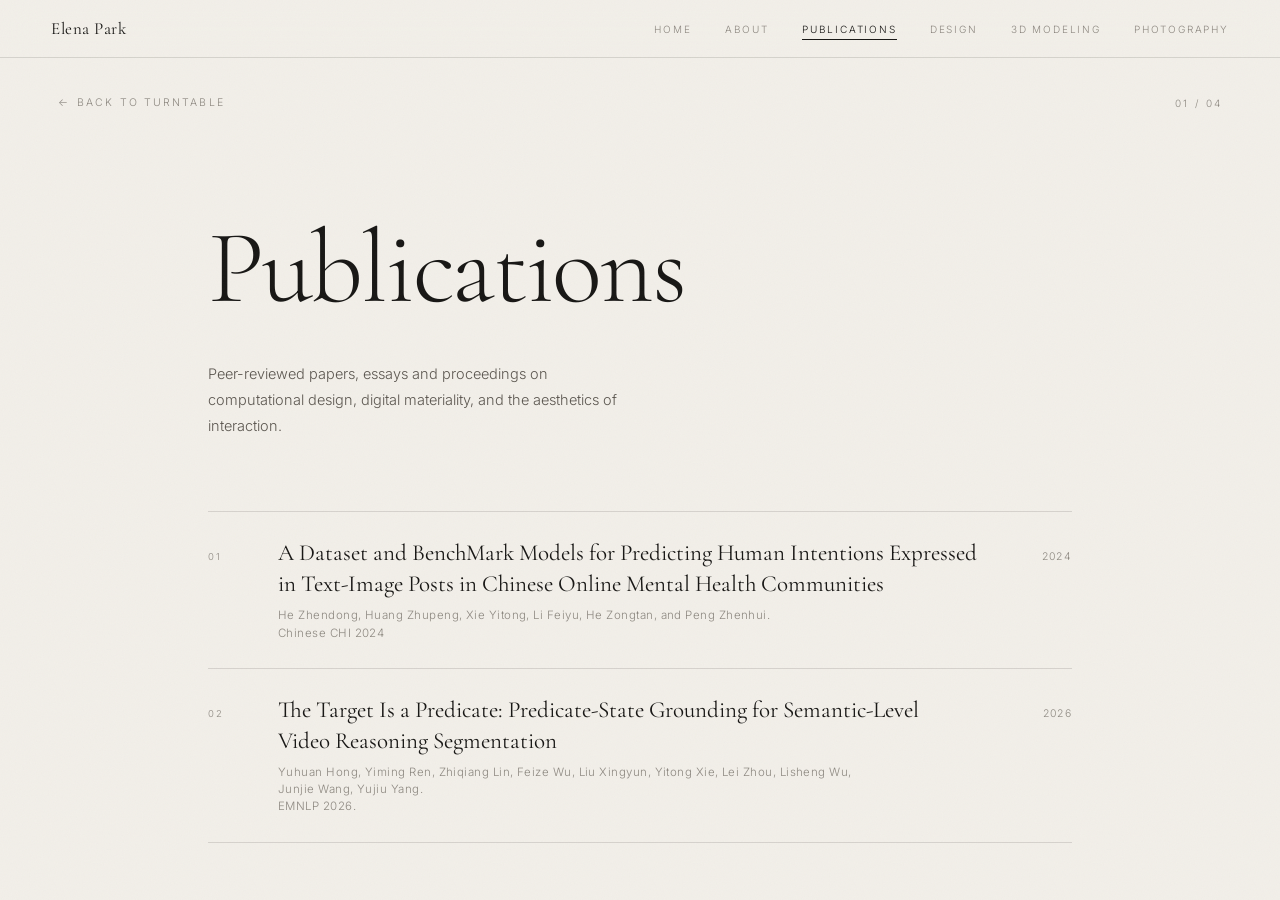
<file: publications.html>
<!DOCTYPE html>
<html lang="en">
<head>
<meta charset="UTF-8">
<meta name="viewport" content="width=device-width, initial-scale=1.0">
<title>Publications — Elena Park</title>
<link rel="preconnect" href="https://fonts.googleapis.com">
<link rel="preconnect" href="https://fonts.gstatic.com" crossorigin>
<link href="https://fonts.googleapis.com/css2?family=Cormorant+Garamond:ital,wght@0,300;0,400;0,500;1,300&family=Inter:wght@300;400;500&display=swap" rel="stylesheet">
<link rel="stylesheet" href="style.css">
<style>
  /* 覆盖原有列表样式，让 <a> 撑满整个列表项并保持 Grid 布局 */
  .pub-item {
    display: block;
    padding: 0;
    border-bottom: 1px solid var(--line);
  }

  .pub-item a {
    display: grid;
    grid-template-columns: 36px 1fr auto;
    gap: clamp(16px, 3vw, 34px);
    align-items: baseline;
    padding: 26px 0;
    color: inherit;
    text-decoration: none;
    transition: padding-left .45s cubic-bezier(.2,.8,.25,1);
    outline: none;
  }

  /* 悬停效果：整体向右移动，标题变色 */
  .pub-item a:hover {
    padding-left: 12px;
  }
  .pub-item a:hover .pub-main h3 {
    color: #8a5a3f;
  }
  
  /* 键盘聚焦时的无障碍提示 */
  .pub-item a:focus-visible {
    outline: 2px solid var(--ink);
    outline-offset: 4px;
    padding-left: 12px;
  }
</style>
</head>
<body>

<nav class="nav">
  <a class="nav-brand" href="index.html">Elena Park</a>
  <div class="nav-links">
    <a href="index.html">Home</a>
    <a href="about.html">About</a>
    <a href="publications.html" class="active" aria-current="page">Publications</a>
    <a href="design.html">Design</a>
    <a href="modeling.html">3D Modeling</a>
    <a href="photography.html">Photography</a>
  </div>
</nav>

<main class="page">
  <div class="page-head">
    <a class="back" href="index.html"><span aria-hidden="true">←</span> Back to turntable</a>
    <span class="page-num">01 / 04</span>
  </div>

  <div class="page-inner">
    <header>
      <h1 class="page-title">Publications</h1>
      <p class="page-lede">
        Peer-reviewed papers, essays and proceedings on computational design,
        digital materiality, and the aesthetics of interaction.
      </p>
    </header>

    <ol class="pub-list">
      <!-- 论文 1 -->
      <li class="pub-item">
        <a href="https://doi.org/10.1145/3758871.3758929" target="_blank" rel="noopener">
          <span class="pub-index">01</span>
          <div class="pub-main">
            <h3>A Dataset and BenchMark Models for Predicting Human Intentions Expressed <br> in Text-Image Posts in Chinese Online Mental Health Communities</h3>
            <p>
              He Zhendong, Huang Zhupeng, Xie Yitong, Li Feiyu, He Zongtan, and Peng Zhenhui.<br>
              Chinese CHI 2024
            </p>
          </div>
          <span class="pub-year">2024</span>
        </a>
      </li>

      <!-- 论文 2 -->
      <li class="pub-item">
        <a href="https://openreview.net/forum?id=BhNRKwlFlo" target="_blank" rel="noopener">
          <span class="pub-index">02</span>
          <div class="pub-main">
            <h3>The Target Is a Predicate: Predicate-State Grounding for Semantic-Level <br> Video Reasoning Segmentation</h3>
            <p>
              Yuhuan Hong, Yiming Ren, Zhiqiang Lin, Feize Wu, Liu Xingyun, Yitong Xie, Lei Zhou, Lisheng Wu, <br>Junjie Wang, Yujiu Yang.<br>
              EMNLP 2026.
            </p>
          </div>
          <span class="pub-year">2026</span>
        </a>
      </li>
    </ol>
  </div>
</main>

</body>
</html>
</file>
<file: style.css>
/* ============================================
   BASE
   ============================================ */
*{margin:0;padding:0;box-sizing:border-box;}

:root{
  --paper:#f2efe9;
  --ink:#171614;
  --muted:#8d8880;
  --line:rgba(23,22,20,.13);
  --serif:'Cormorant Garamond','Times New Roman',serif;
  --sans:'Inter',-apple-system,BlinkMacSystemFont,'Segoe UI',sans-serif;
  --nav-h:58px;
}

html,body{height:100%;}

body{
  background:var(--paper);
  color:var(--ink);
  font-family:var(--sans);
  font-weight:300;
  overflow:hidden;
  -webkit-font-smoothing:antialiased;
  -moz-osx-font-smoothing:grayscale;
}

/* soft ambient light */
body::before{
  content:'';
  position:fixed;inset:0;
  background:radial-gradient(120% 90% at 72% 6%,rgba(255,255,255,.8),transparent 62%);
  pointer-events:none;z-index:0;
}

/* film grain */
body::after{
  content:'';
  position:fixed;inset:0;
  pointer-events:none;z-index:9999;
  opacity:.035;
  background-image:url("data:image/svg+xml,%3Csvg xmlns='http://www.w3.org/2000/svg' width='200' height='200'%3E%3Cfilter id='n'%3E%3CfeTurbulence type='fractalNoise' baseFrequency='0.85' numOctaves='3' stitchTiles='stitch'/%3E%3C/filter%3E%3Crect width='100%25' height='100%25' filter='url(%23n)'/%3E%3C/svg%3E");
}

button{font-family:inherit;}

/* ============================================
   TOP NAVIGATION
   ============================================ */
.nav{
  position:fixed;
  top:0;left:0;right:0;
  height:var(--nav-h);
  z-index:500;
  display:flex;
  align-items:center;
  justify-content:space-between;
  gap:20px;
  padding:0 clamp(20px,4vw,64px);
  background:rgba(242,239,233,.82);
  -webkit-backdrop-filter:blur(16px) saturate(1.2);
  backdrop-filter:blur(16px) saturate(1.2);
  border-bottom:1px solid var(--line);
}

.nav-brand{
  font-family:var(--serif);
  font-size:17px;
  font-weight:400;
  letter-spacing:.03em;
  color:var(--ink);
  text-decoration:none;
  white-space:nowrap;
  transition:opacity .35s ease;
}
.nav-brand:hover{opacity:.6;}

.nav-links{
  display:flex;
  align-items:center;
  gap:clamp(14px,2.6vw,36px);
  min-width:0;
}

.nav-links a{
  position:relative;
  font-size:10px;
  letter-spacing:.18em;
  text-transform:uppercase;
  color:var(--muted);
  text-decoration:none;
  white-space:nowrap;
  padding:4px 0;
  transition:color .35s ease;
}
.nav-links a::after{
  content:'';
  position:absolute;
  left:0;right:100%;bottom:-1px;
  height:1px;
  background:var(--ink);
  transition:right .45s cubic-bezier(.4,0,.2,1);
}
.nav-links a:hover{color:var(--ink);}
.nav-links a:hover::after{right:0;}
.nav-links a.active{color:var(--ink);}
.nav-links a.active::after{right:0;}

/* ============================================
   HOME / STAGE
   ============================================ */
.stage{
  position:fixed;inset:0;
  display:flex;flex-direction:column;
  overflow-y:auto;
  padding:calc(var(--nav-h) + clamp(18px,2.6vw,34px)) clamp(22px,4vw,64px) clamp(18px,2.6vw,34px);
  z-index:10;
  transition:opacity .55s cubic-bezier(.4,0,.2,1),transform .55s cubic-bezier(.4,0,.2,1);
}
.stage.hidden{
  opacity:0;
  pointer-events:none;
  transform:scale(.985);
}

/* --- header --- */
.site-head{
  display:flex;
  justify-content:flex-end;
  align-items:baseline;
  font-size:10.5px;
  letter-spacing:.18em;
  text-transform:uppercase;
  color:var(--muted);
  flex-shrink:0;
}

/* --- console (turntable + shelf) --- */
.console{
  flex:1;
  display:flex;
  align-items:center;
  justify-content:center;
  gap:clamp(40px,5.5vw,86px);
  padding:4vh 0;
}

/* ============================================
   TURNTABLE  — sized in em, 1em = 9px
   ============================================ */
.turntable{
  font-size:9px;
  position:relative;
  flex-shrink:0;
  width:48em;height:38em;
  border-radius:2em;
  cursor:pointer;
  background:
    repeating-linear-gradient(91deg,rgba(0,0,0,.014) 0 1px,transparent 1px 5px),
    linear-gradient(155deg,#f1ece4 0%,#e3ddd2 52%,#d6cfc3 100%);
  box-shadow:
    0 1px 0 rgba(255,255,255,.95) inset,
    0 0 0 1px rgba(23,22,20,.07),
    0 3.2em 5.4em -2.6em rgba(42,36,28,.5);
  transition:box-shadow .5s ease;
  -webkit-tap-highlight-color:transparent;
}
.turntable:hover{
  box-shadow:
    0 1px 0 rgba(255,255,255,.95) inset,
    0 0 0 1px rgba(23,22,20,.1),
    0 3.6em 6em -2.6em rgba(42,36,28,.56);
}
.turntable:focus-visible{
  outline:2px solid var(--ink);
  outline-offset:8px;
}

/* hover hint inside the turntable */
.tt-hint{
  position:absolute;
  right:20px;bottom:16px;
  z-index:5;
  font-size:9.5px;
  letter-spacing:.18em;
  text-transform:uppercase;
  color:var(--muted);
  opacity:.6;
  pointer-events:none;
  transition:opacity .4s ease,color .4s ease;
}
.turntable:hover .tt-hint,
.turntable:focus-visible .tt-hint{
  opacity:1;
  color:var(--ink);
}

/* platter */
.platter{
  position:absolute;
  left:6em;top:6em;
  width:26em;height:26em;
  border-radius:50%;
  display:flex;align-items:center;justify-content:center;
  background:radial-gradient(circle at 38% 30%,#3b3733 0%,#211e1c 55%,#111010 100%);
  box-shadow:
    inset 0 0 2.2em rgba(0,0,0,.75),
    0 1.4em 3em -1.4em rgba(0,0,0,.55);
}
.platter.spinning{animation:spin 3.2s linear infinite;}
@keyframes spin{from{transform:rotate(0)}to{transform:rotate(360deg)}}

/* the vinyl */
.disc{
  position:relative;
  width:25em;height:25em;
  border-radius:50%;
  display:flex;align-items:center;justify-content:center;
  background:repeating-radial-gradient(circle at 50% 50%,
    #1b1918 0 .13em,#131211 .13em .34em);
  box-shadow:inset 0 0 2.4em rgba(0,0,0,.65);
  opacity:0;
  transition:opacity .35s ease;
}
.disc.on{opacity:1;}

.disc::before{
  content:'';position:absolute;inset:0;border-radius:50%;
  background:conic-gradient(from 195deg,
    transparent 0deg,rgba(255,255,255,.075) 22deg,transparent 52deg,
    transparent 158deg,rgba(255,255,255,.05) 188deg,transparent 226deg,
    transparent 300deg,rgba(255,255,255,.045) 320deg,transparent 350deg);
  pointer-events:none;
}

/* centre label */
.disc-label{
  position:relative;
  width:9.4em;height:9.4em;
  border-radius:50%;
  background:#3c4c46;
  box-shadow:0 0 0 .28em rgba(0,0,0,.45), inset 0 0 1.4em rgba(0,0,0,.28);
  transition:background .4s ease;
}

/* spindle */
.spindle{
  position:absolute;
  left:19em;top:19em;
  width:1.5em;height:1.5em;
  margin:-.75em 0 0 -.75em;
  border-radius:50%;
  z-index:6;
  background:radial-gradient(circle at 34% 28%,#efece6,#a29b92 55%,#625d56);
  box-shadow:0 .15em .35em rgba(0,0,0,.5);
}

/* tonearm */
.tonearm{
  position:absolute;
  left:39.45em;top:8em;
  width:1.1em;height:14em;
  transform-origin:50% 0;
  transform:rotate(-13deg);
  transition:transform 1s cubic-bezier(.62,.02,.24,1);
  z-index:4;
}
.arm-bar{
  position:absolute;inset:0;
  border-radius:.6em;
  background:linear-gradient(90deg,#a9a29a 0%,#efece6 38%,#b8b1a8 68%,#8b857c 100%);
  box-shadow:0 .12em .35em rgba(0,0,0,.25);
}
.headshell{
  position:absolute;
  left:50%;bottom:-.7em;
  transform:translateX(-50%);
  width:2.6em;height:3.1em;
  border-radius:.4em .4em .9em .9em;
  background:linear-gradient(175deg,#403b35,#1c1a18);
  box-shadow:0 .25em .5em rgba(0,0,0,.35);
}
.pivot-base{
  position:absolute;
  left:37em;top:5em;
  width:6em;height:6em;
  border-radius:50%;
  background:linear-gradient(150deg,#eae5dc,#c6bfb4);
  box-shadow:0 .35em .8em rgba(0,0,0,.16),inset 0 .1em 0 rgba(255,255,255,.85);
  z-index:3;
}
.pivot-cap{
  position:absolute;
  left:39em;top:7em;
  width:2em;height:2em;
  border-radius:50%;
  background:radial-gradient(circle at 34% 28%,#928b81,#48433e);
  z-index:7;
}

/* ============================================
   RECORD SHELF
   ============================================ */
.shelf{
  display:flex;
  flex-direction:column;
  align-items:center;
  gap:26px;
  flex-shrink:0;
}

.shelf-items{
  --w:120px;
  position:relative;
  display:flex;
  align-items:flex-end;
  gap:26px;
  padding-bottom:0;
  border-bottom:1px solid rgba(23,22,20,.16);
}
.shelf-items::after{
  content:'';
  position:absolute;
  left:-26px;right:-26px;bottom:-7px;height:14px;
  background:radial-gradient(50% 100% at 50% 0%,rgba(42,36,28,.13),transparent 72%);
  filter:blur(3px);
  pointer-events:none;
}

.sleeve{
  position:relative;
  width:var(--w);
  height:var(--w);
  background:none;border:0;padding:0;
  cursor:pointer;
  transition:transform .55s cubic-bezier(.2,.8,.25,1);
  -webkit-tap-highlight-color:transparent;
}
.sleeve:hover,
.sleeve:focus-visible{transform:translateY(-10px);}
.sleeve:focus-visible{outline:none;}
.sleeve:focus-visible .cover{box-shadow:0 0 0 2px var(--paper),0 0 0 3px var(--ink);}

.peek{
  position:absolute;
  left:50%;
  top:calc(var(--w) * -.28);
  width:calc(var(--w) * .87);
  height:calc(var(--w) * .87);
  margin-left:calc(var(--w) * -.435);
  border-radius:50%;
  background:repeating-radial-gradient(circle at 50% 50%,
    #1b1918 0 1px,#131211 1px 3px);
  box-shadow:0 -4px 14px -6px rgba(0,0,0,.5);
  z-index:1;
  transition:transform .55s cubic-bezier(.2,.8,.25,1);
}
.sleeve:hover .peek{transform:translateY(-9px);}

.cover{
  position:absolute;inset:0;
  z-index:2;
  display:flex;
  flex-direction:column;
  justify-content:space-between;
  padding:calc(var(--w) * .11) calc(var(--w) * .1);
  background:var(--c);
  color:var(--t);
  text-align:left;
  overflow:hidden;
  box-shadow:0 14px 26px -18px rgba(0,0,0,.55);
  transition:box-shadow .55s ease;
}
.cover::before{
  content:'';
  position:absolute;inset:0;
  background:linear-gradient(128deg,rgba(255,255,255,.14),transparent 46%);
  pointer-events:none;
}
.sleeve:hover .cover{box-shadow:0 26px 42px -20px rgba(0,0,0,.5);}

.cover .num{
  font-size:calc(var(--w) * .075);
  letter-spacing:.22em;
  opacity:.72;
}
.cover .name{
  font-family:var(--serif);
  font-weight:400;
  font-size:calc(var(--w) * .145);
  line-height:1.12;
  letter-spacing:.005em;
}

.shelf-caption{
  font-size:10px;
  letter-spacing:.3em;
  text-transform:uppercase;
  color:var(--muted);
  padding-top:4px;
}

/* --- footer --- */
.site-foot{
  display:flex;
  justify-content:space-between;
  font-size:10px;
  letter-spacing:.16em;
  text-transform:uppercase;
  color:var(--muted);
  flex-shrink:0;
}

/* ============================================
   FLYING RECORD
   ============================================ */
.flyer{
  position:fixed;
  border-radius:50%;
  z-index:900;
  pointer-events:none;
  background:repeating-radial-gradient(circle at 50% 50%,
    #1b1918 0 1px,#131211 1px 3px);
  box-shadow:0 26px 54px -20px rgba(0,0,0,.6),inset 0 0 22px rgba(0,0,0,.6);
  transition:transform .95s cubic-bezier(.55,.03,.25,1);
  will-change:transform;
}
.flyer-label{
  position:absolute;
  left:50%;top:50%;
  width:35%;height:35%;
  transform:translate(-50%,-50%);
  border-radius:50%;
  box-shadow:0 0 0 2px rgba(0,0,0,.32);
}

/* ============================================
   CONTENT PAGES
   ============================================ */
.page{
  position:fixed;inset:0;
  overflow-y:auto;
  -webkit-overflow-scrolling:touch;
  background:var(--paper);
  z-index:100;
  padding-top:var(--nav-h);
  animation:pageIn .85s cubic-bezier(.4,0,.2,1) both;
}
@keyframes pageIn{
  from{opacity:0;transform:translateY(12px);}
  to{opacity:1;transform:none;}
}

.page-head{
  display:flex;
  justify-content:space-between;
  align-items:center;
  padding:clamp(22px,3vw,40px) clamp(24px,4.5vw,64px);
}

.back{
  background:none;border:0;padding:0;
  cursor:pointer;
  font-size:10.5px;
  letter-spacing:.2em;
  text-transform:uppercase;
  color:var(--muted);
  text-decoration:none;
  display:inline-flex;
  align-items:center;
  gap:.7em;
  transition:color .35s ease,letter-spacing .35s ease;
}
.back:hover{color:var(--ink);letter-spacing:.24em;}

.page-num{
  font-size:10px;
  letter-spacing:.24em;
  color:var(--muted);
}

.page-inner{
  max-width:960px;
  margin:0 auto;
  padding:clamp(40px,8vh,90px) clamp(24px,4.5vw,48px) 140px;
}

.page-title{
  font-family:var(--serif);
  font-weight:300;
  font-size:clamp(46px,8.5vw,104px);
  line-height:.94;
  letter-spacing:-.022em;
  margin-bottom:.42em;
}

.page-lede{
  max-width:48ch;
  font-size:14.5px;
  line-height:1.8;
  color:#5b564f;
  font-weight:300;
}

/* --- publications --- */
.pub-list{
  list-style:none;
  margin-top:clamp(50px,8vh,86px);
  border-top:1px solid var(--line);
}
.pub-item{
  display:grid;
  grid-template-columns:36px 1fr auto;
  gap:clamp(16px,3vw,34px);
  align-items:baseline;
  padding:26px 0;
  border-bottom:1px solid var(--line);
  transition:padding-left .45s cubic-bezier(.2,.8,.25,1);
}
.pub-item:hover{padding-left:12px;}
.pub-index{
  font-size:9.5px;
  letter-spacing:.18em;
  color:var(--muted);
}
.pub-main h3{
  font-family:var(--serif);
  font-weight:400;
  font-size:clamp(18px,2.2vw,23px);
  line-height:1.34;
  margin-bottom:.32em;
  transition:color .4s ease;
}
.pub-item:hover .pub-main h3{color:#8a5a3f;}
.pub-main p{
  font-size:11.5px;
  letter-spacing:.04em;
  color:var(--muted);
  line-height:1.5;
}
.pub-year{
  font-size:10.5px;
  letter-spacing:.12em;
  color:var(--muted);
}

/* --- card grids --- */
.work-grid{
  display:grid;
  grid-template-columns:repeat(auto-fill,minmax(240px,1fr));
  gap:clamp(30px,4.5vw,54px) clamp(22px,3vw,34px);
  margin-top:clamp(50px,8vh,86px);
}
.card{display:flex;flex-direction:column;}
.card-thumb{
  position:relative;
  aspect-ratio:4/5;
  overflow:hidden;
  background:linear-gradient(155deg,var(--a) 0%,var(--b) 100%);
  transition:transform .9s cubic-bezier(.2,.8,.25,1);
}
.card-thumb::after{
  content:'';
  position:absolute;inset:0;
  background:
    radial-gradient(85% 65% at 24% 8%,rgba(255,255,255,.4),transparent 62%),
    radial-gradient(70% 70% at 92% 100%,rgba(0,0,0,.22),transparent 62%);
  mix-blend-mode:soft-light;
}
.card:hover .card-thumb{transform:scale(1.022);}
.card--square .card-thumb{aspect-ratio:1/1;}
.card--wide .card-thumb{aspect-ratio:3/2;}

.card figcaption{
  display:flex;
  flex-direction:column;
  gap:5px;
  padding-top:14px;
}
.card-title{
  font-family:var(--serif);
  font-size:18px;
  line-height:1.3;
}
.card-meta{
  font-size:10px;
  letter-spacing:.16em;
  text-transform:uppercase;
  color:var(--muted);
}

/* ============================================
   ABOUT PAGE
   ============================================ */
.about-grid{
  display:grid;
  grid-template-columns:1.55fr 1fr;
  gap:clamp(36px,6vw,86px);
  margin-top:clamp(50px,8vh,86px);
  padding-top:clamp(28px,4vh,44px);
  border-top:1px solid var(--line);
}

.about-body p{
  max-width:46ch;
  font-size:14.5px;
  line-height:1.85;
  color:#4a463f;
  margin-bottom:1.5em;
}
.about-body p:last-child{margin-bottom:0;}

.about-facts{
  display:flex;
  flex-direction:column;
  gap:clamp(20px,3vh,30px);
}
.about-facts > div{
  border-bottom:1px solid var(--line);
  padding-bottom:clamp(14px,2vh,20px);
}
.about-facts > div:last-child{border-bottom:0;padding-bottom:0;}

.about-facts dt{
  font-size:9.5px;
  letter-spacing:.2em;
  text-transform:uppercase;
  color:var(--muted);
  margin-bottom:7px;
}
.about-facts dd{
  font-family:var(--serif);
  font-size:19px;
  line-height:1.42;
  color:var(--ink);
}
.about-facts a{
  color:inherit;
  text-decoration:none;
  border-bottom:1px solid var(--line);
  transition:border-color .35s ease;
}
.about-facts a:hover{border-color:var(--ink);}

/* ============================================
   RESPONSIVE
   ============================================ */
@media (max-width:1040px){
  .console{
    flex-direction:column;
    gap:clamp(52px,7vh,74px);
    padding:5vh 0 3vh;
  }
  .turntable{font-size:8px;}
  .shelf-items{--w:104px;gap:22px;}
}

@media (max-width:820px){
  .nav-links{gap:13px;}
  .nav-links a{font-size:9px;letter-spacing:.13em;}
  .about-grid{grid-template-columns:1fr;gap:clamp(30px,5vh,44px);}
  .about-facts dd{font-size:17px;}
}

@media (max-width:680px){
  .turntable{font-size:6.6px;}
  .shelf-items{--w:68px;gap:14px;}
  .shelf{gap:20px;}
  .shelf-caption{font-size:9px;letter-spacing:.24em;}
  .tt-hint{right:12px;bottom:10px;font-size:8px;letter-spacing:.14em;}
  .pub-item{grid-template-columns:26px 1fr;gap:14px;}
  .pub-year{grid-column:2;font-size:9.5px;opacity:.85;}
  .work-grid{grid-template-columns:repeat(auto-fill,minmax(150px,1fr));}
  .card-title{font-size:15px;}
}

@media (max-width:600px){
  .nav{padding:0 16px;gap:12px;}
  .nav-brand{font-size:15px;}
  .nav-links{
    gap:11px;
    min-width:0;
    overflow-x:auto;
    scrollbar-width:none;
    -webkit-overflow-scrolling:touch;
  }
  .nav-links::-webkit-scrollbar{display:none;}
  .nav-links a{
    font-size:9px;
    letter-spacing:.08em;
    flex:0 0 auto;
  }
}

@media (max-width:430px){
  .nav{justify-content:center;padding:0 12px;}
  .nav-brand{display:none;}
  .nav-links{justify-content:center;gap:12px;}
}

@media (max-height:700px) and (min-width:1041px){
  .turntable{font-size:7.4px;}
}
</file>
